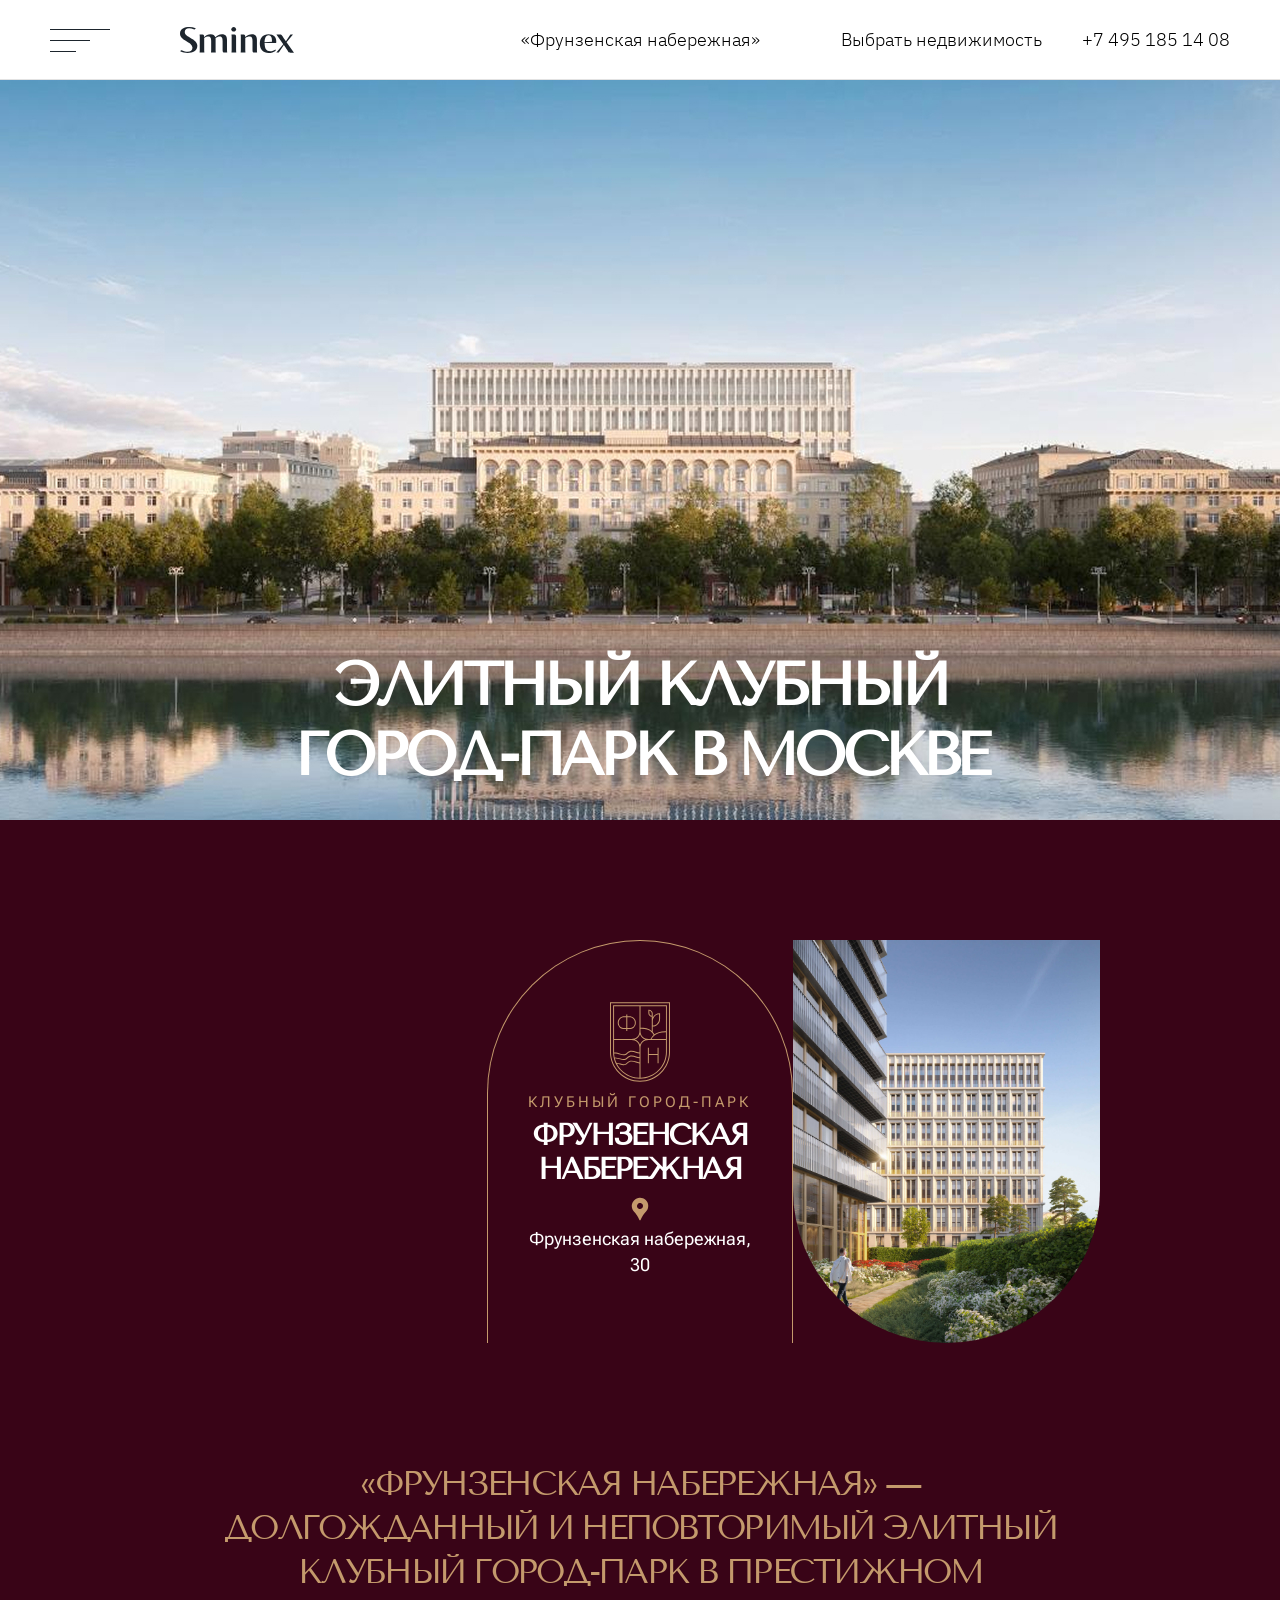
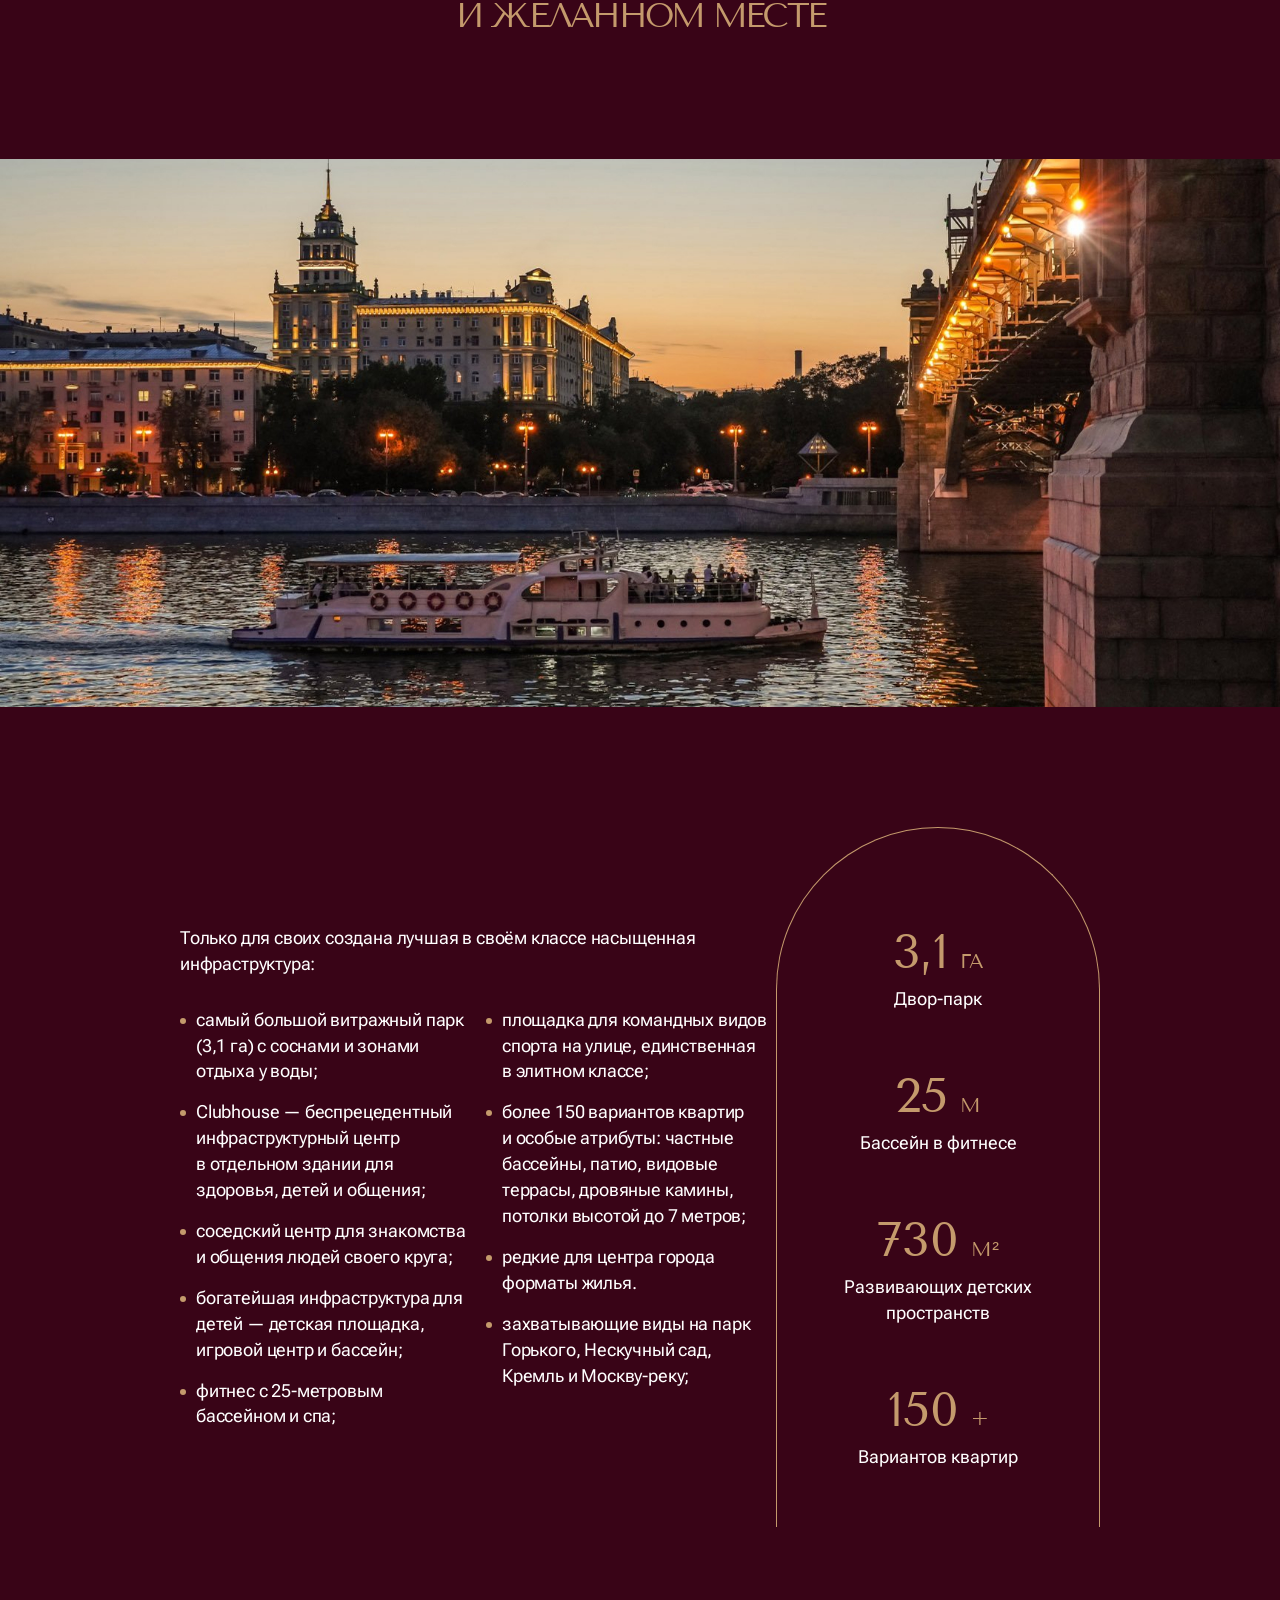
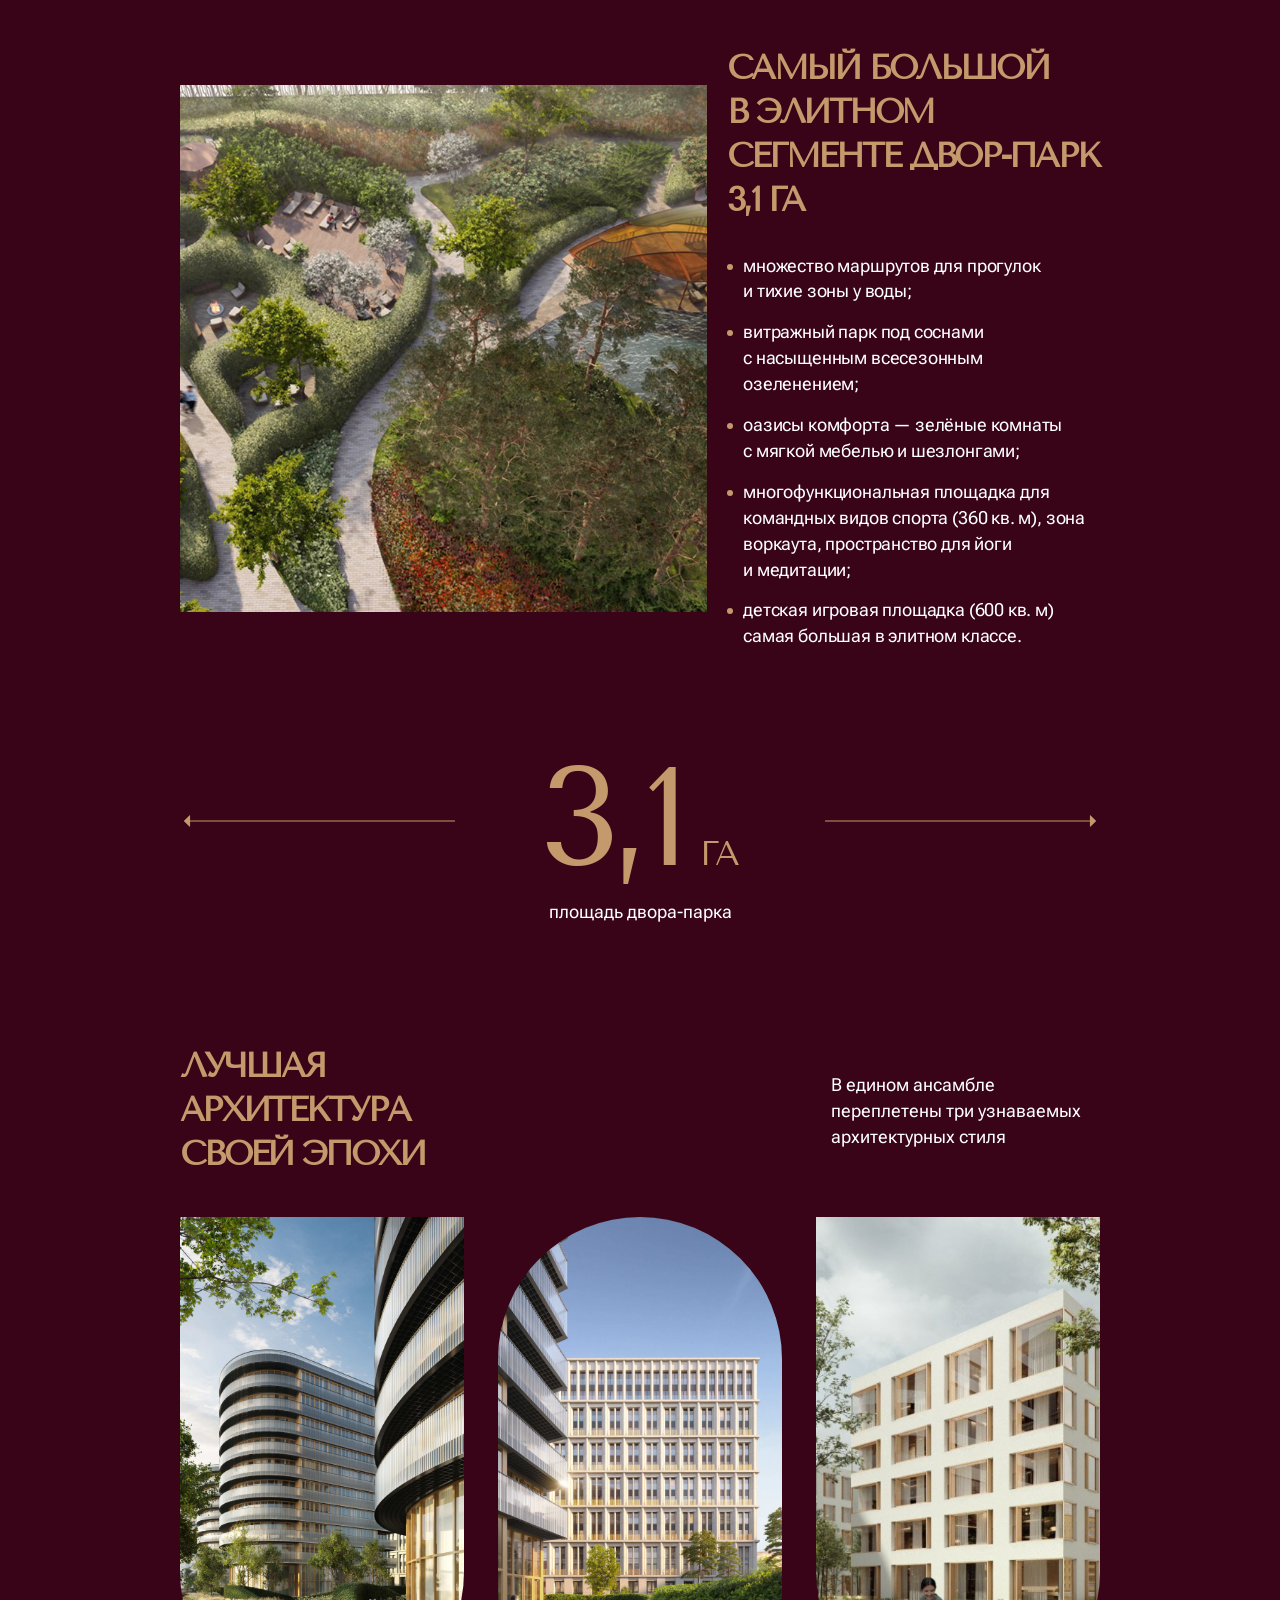
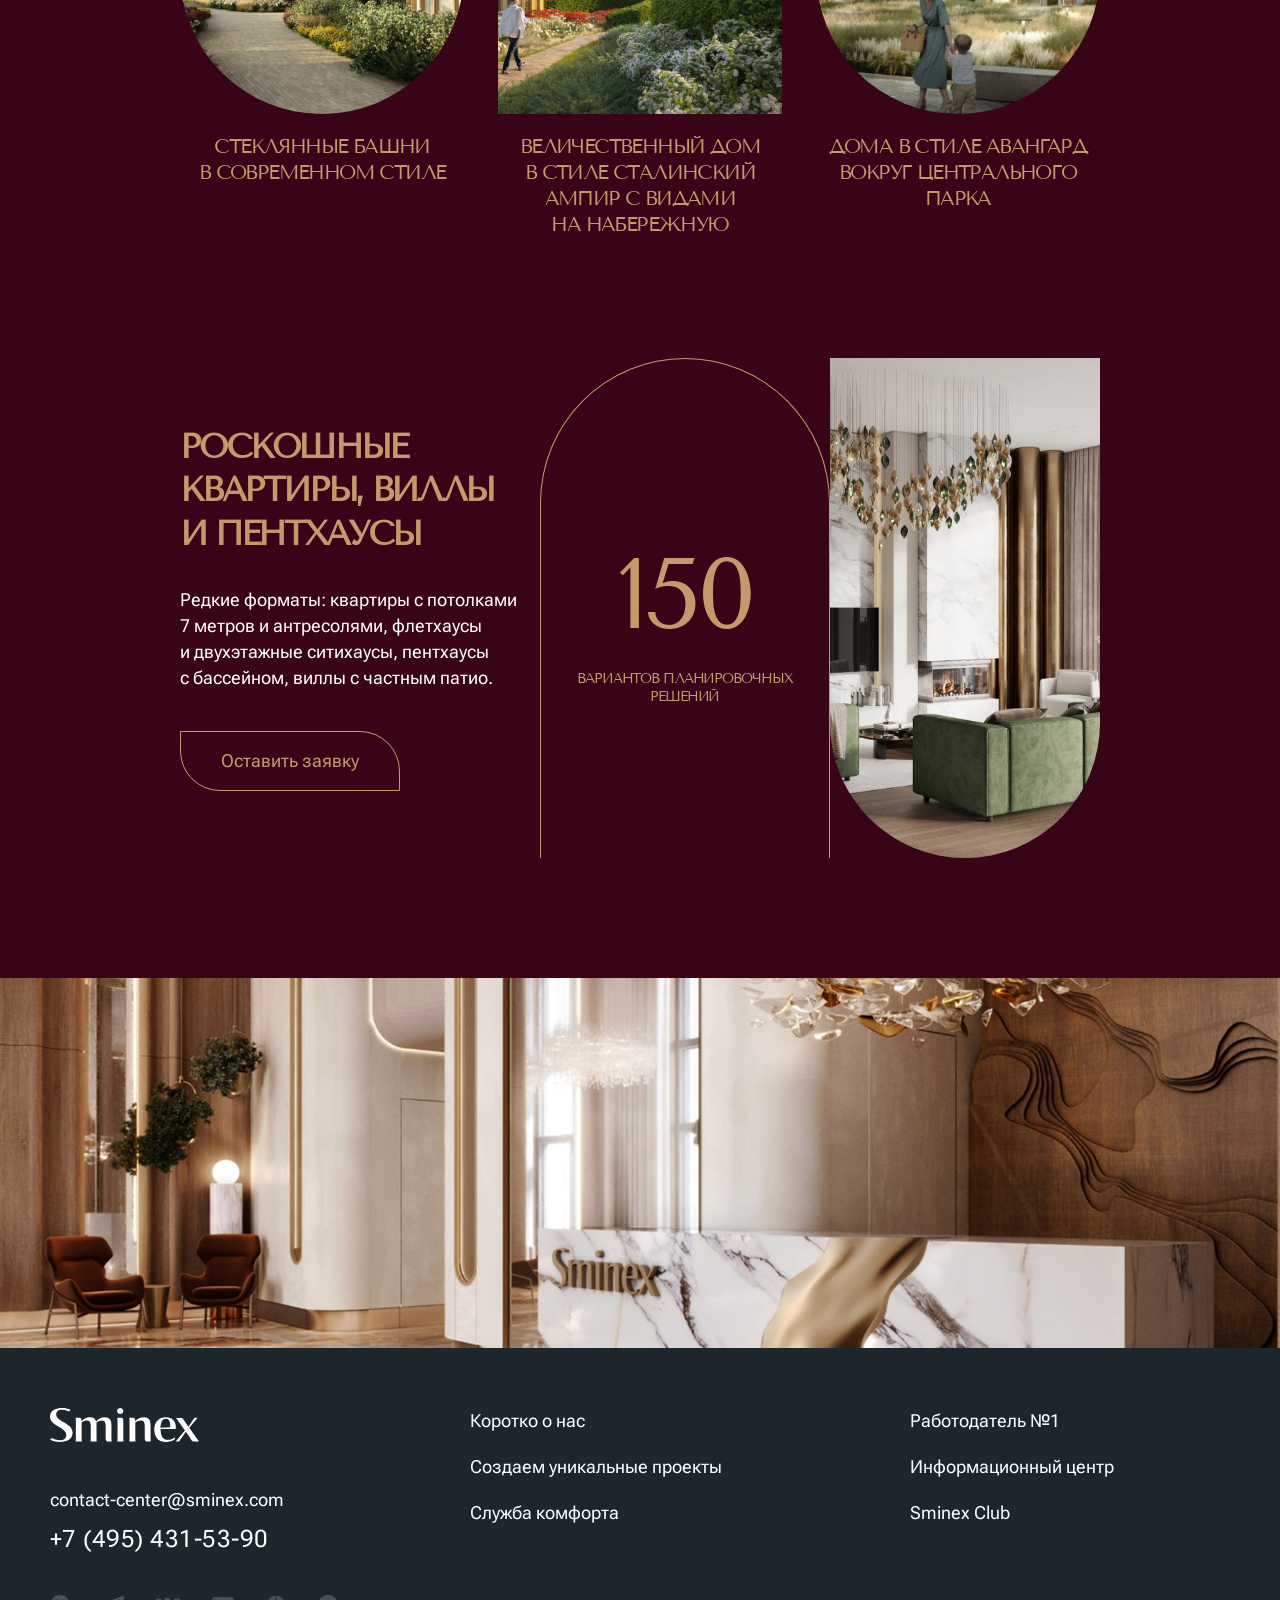
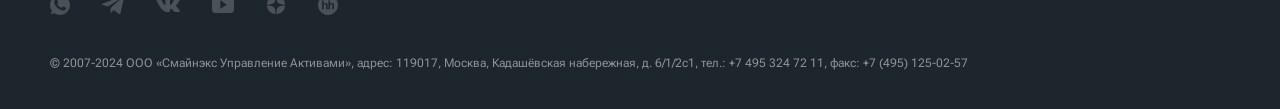
<file: index.html>
<!DOCTYPE html>
<html lang="ru">

<head>
  <meta charset="UTF-8">
  <meta name="viewport" content="width=device-width, initial-scale=1.0">
  <meta http-equiv="X-UA-Compatible" content="ie=edge">
  <link rel="stylesheet" href="css/style.css">
  <title>Фрунзенская набережная - Sminex - ИНТЕКО</title>
</head>

<body>
  <header class="header">
    <div class="container">
      <div class="header__content">
        <div class="header__left-col">
          <button class="header__menu" type="button" aria-label="Переключатель меню">
            <svg class="header__menu-icon" width="60" height="23" aria-hidden="true">
              <use xlink:href="images/sprite.svg#icon-menu"></use>
            </svg>
          </button>
          <a class="header__logo-link" href="#" aria-label="Переход на главную страницу">
            <svg class="header__logo" width="114" height="26" aria-hidden="true">
              <use xlink:href="images/sprite.svg#icon-header-logo"></use>
            </svg>
          </a>
        </div>
        <span class="header__page">«Фрунзенская набережная»</span>
        <div class="header__right-col">
          <a class="header__link" href="#">Выбрать недвижимость</a>
          <a class="header__phone" href="tel:+74951851408" aria-label="Позвонить в компанию">
            <span class="header__phone-text">+7 495 185 14 08</span>
            <svg class="header__phone-icon" width="24" height="24" aria-hidden="true">
              <use xlink:href="images/sprite.svg#icon-phone"></use>
            </svg>
          </a>
        </div>
      </div>
    </div>
  </header>
  <main>

    <section class="intro">
      <picture class="intro__picture">
        <source media="(max-width: 767px)"
          srcset="images/intro/intro-bg-mobile.jpg 1x, images/intro/intro-bg-mobile@2x.jpg 2x">
        <source media="(max-width: 1023px)"
          srcset="images/intro/intro-bg-tablet.jpg 1x, images/intro/intro-bg-tablet@2x.jpg 2x">
        <img class="intro__image" src="images/intro/intro-bg-desktop.jpg"
          srcset="images/intro/intro-bg-desktop@2x.jpg 2x" alt="Фото Фрунзенской Набережной">
      </picture>
      <h2 class="intro__title">Элитный клубный город-парк в&nbsp;москве</h2>
    </section>

    <section class="info-main">
      <div class="container">
        <div class="info-main__top">
          <picture class="info-main__picture">
            <source media="(max-width: 767px)"
              srcset="images/info-main/info-main-image-1-mobile.jpg 1x, images/info-main/info-main-image-1-mobile@2x.jpg 2x">
            <source media="(max-width: 1023px)"
              srcset="images/info-main/info-main-image-1-tablet.jpg 1x, images/info-main/info-main-image-1-tablet@2x.jpg 2x">
            <img class="info-main__image" src="images/info-main/info-main-image-1-desktop.jpg"
              srcset="images/info-main/info-main-image-1-desktop@2x.jpg 2x" width="456" height="600"
              alt="Фото Фрунзенской Набережной">
          </picture>
          <div class="info-main__text">
            <svg class="info-main__emblem" width="110" height="146" aria-hidden="true">
              <use xlink:href="images/sprite.svg#emblem"></use>
            </svg>
            <span class="info-main__text-small">клубный город-парк</span>
            <h1 class="info-main__title">ФРУНЗЕНСКАЯ НАБЕРЕЖНАЯ</h1>
            <svg class="info-main__location-icon" width="24" height="24" aria-hidden="true">
              <use xlink:href="images/sprite.svg#icon-location" aria-hidden="true"></use>
            </svg>
            <span class="info-main__location-text">Фрунзенская набережная, 30</span>
          </div>
          <div class="info-main__picture info-main__picture--desk">
            <img class="info-main__image" src="images/info-main/info-main-image-2-desktop.jpg"
              srcset="images/info-main/info-main-image-2-desktop@2x.jpg 2x" width="456" height="600"
              alt="Фото Фрунзенской Набережной">
          </div>
        </div>
        <p class="info-main__descr">&laquo;ФРУНЗЕНСКАЯ НАБЕРЕЖНАЯ&raquo; &mdash; <br>
          ДОЛГОЖДАННЫЙ И&nbsp;НЕПОВТОРИМЫЙ ЭЛИТНЫЙ<br>
          КЛУБНЫЙ ГОРОД-ПАРК В&nbsp;ПРЕСТИЖНОМ И&nbsp;ЖЕЛАННОМ МЕСТЕ</p>
      </div>
    </section>

    <div class="bridge">
      <picture class="bridge__picture">
        <source media="(max-width: 767px)"
          srcset="images/bridge/bridge-mobile.jpg 1x, images/bridge/bridge-mobile@2x.jpg 2x">
        <source media="(max-width: 1023px)"
          srcset="images/bridge/bridge-tablet.jpg 1x, images/bridge/bridge-tablet@2x.jpg 2x">
        <img class="bridge__image" src="images/bridge/bridge-desk.jpg" srcset="images/bridge/bridge-desk@2x.jpg 2x"
          alt="">
      </picture>
    </div>

    <section class="details">
      <div class="container details__container">
        <div class="details__main">
          <div class="details__wrapper">
            <p class="details__descr">Только для своих создана лучшая в&nbsp;своём классе насыщенная инфраструктура:</p>
            <ul class="details__list details__list--main">
              <li class="details__item">
                <p class="details__item-text">самый большой витражный парк (3,1&nbsp;га) с&nbsp;соснами и&nbsp;зонами
                  отдыха у&nbsp;воды;</p>
              </li>
              <li class="details__item">
                <p class="details__item-text">Clubhouse&nbsp;&mdash; беспрецедентный инфраструктурный центр
                  в&nbsp;отдельном здании для здоровья, детей и&nbsp;общения;</p>
              </li>
              <li class="details__item">
                <p class="details__item-text">соседский центр для знакомства и&nbsp;общения людей своего
                  круга;</p>
              </li>
              <li class="details__item">
                <p class="details__item-text">богатейшая инфраструктура для детей&nbsp;&mdash; детская площадка,
                  игровой центр и&nbsp;бассейн;</p>
              </li>
              <li class="details__item">
                <p class="details__item-text">фитнес с&nbsp;25-метровым бассейном и&nbsp;спа;</p>
              </li>
              <li class="details__item">
                <p class="details__item-text">площадка для командных видов спорта на&nbsp;улице, единственная
                  в&nbsp;элитном классе;</p>
              </li>
              <li class="details__item">
                <p class="details__item-text">более 150 вариантов квартир и&nbsp;особые атрибуты: частные бассейны,
                  патио, видовые террасы, дровяные камины, потолки высотой до&nbsp;7&nbsp;метров;</p>
              </li>
              <li class="details__item">
                <p class="details__item-text">редкие для центра города форматы жилья.</p>
              </li>
              <li class="details__item">
                <p class="details__item-text">захватывающие виды на&nbsp;парк Горького, Нескучный сад, Кремль
                  и&nbsp;Москву-реку;</p>
              </li>
            </ul>
          </div>
          <ul class="details__numbers-list">
            <li class="details__numbers-item details__numbers-item--dif">
              <span class="details__number">3,1<span class="details__unit">га</span></span>
              <p class="details__number-descr">Двор-парк</p>
            </li>
            <li class="details__numbers-item">
              <svg class="details__number-icon details__number-icon--top" width="40" height="40" aria-hidden="true">
                <use xlink:href="images/sprite.svg#icon-waves"></use>
              </svg>
              <span class="details__number">25<span class="details__unit">м</span></span>
              <p class="details__number-descr">Бассейн в&nbsp;фитнесе</p>
            </li>
            <li class="details__numbers-item">
              <span class="details__number">730<span class="details__unit">м&sup2;</span></span>
              <p class="details__number-descr">Развивающих детских пространств</p>
              <svg class="details__number-icon details__number-icon--bottom" width="40" height="40" aria-hidden="true">
                <use xlink:href="images/sprite.svg#icon-playground"></use>
              </svg>
            </li>
            <li class="details__numbers-item">
              <span class="details__number">150<span class="details__unit">+</span></span>
              <p class="details__number-descr">Вариантов квартир</p>
            </li>
          </ul>
        </div>
        <div class="details__park">
          <div class="details__park-top">
            <picture class="details__park-picture">
              <source media="(max-width: 767px)"
                srcset="images/details/details-image-mobile.jpg 1x, images/details/details-image-mobile@2x.jpg 2x">
              <source media="(max-width: 1023px)"
                srcset="images/details/details-image-tablet.jpg 1x, images/details/details-image-tablet@2x.jpg 2x">
              <img class="details__park-image" src="images/details/details-image-desk.jpg"
                srcset="images/details/details-image-desk@2x.jpg 2x" width="700" height="700"
                alt="Фотография двор-парка">
            </picture>
            <div class="details__park-descr">
              <h2 class="details__park-title">самый большой в&nbsp;элитном сегменте двор-парк 3,1&nbsp;га</h2>
              <ul class="details__list details__park-list">
                <li class="details__item details__park-item">
                  <p class="details__item-text details__park-item-text">множество маршрутов для прогулок и&nbsp;тихие
                    зоны у&nbsp;воды;</p>
                </li>
                <li class="details__item details__park-item">
                  <p class="details__item-text details__park-item-text">витражный парк под соснами с&nbsp;насыщенным
                    всесезонным
                    озеленением;
                  </p>
                </li>
                <li class="details__item details__park-item">
                  <p class="details__item-text details__park-item-text">оазисы комфорта&nbsp;&mdash; зелёные комнаты
                    с&nbsp;мягкой мебелью
                    и&nbsp;шезлонгами;</p>
                </li>
                <li class="details__item details__park-item">
                  <p class="details__item-text details__park-item-text">многофункциональная площадка для командных видов
                    спорта
                    (360&nbsp;кв.&nbsp;м), зона воркаута, пространство для йоги и&nbsp;медитации;</p>
                </li>
                <li class="details__item details__park-item">
                  <p class="details__item-text details__park-item-text">детская игровая площадка (600&nbsp;кв.&nbsp;м)
                    самая большая
                    в&nbsp;элитном классе.</p>
                </li>
              </ul>
            </div>
          </div>
          <div class="details__outro">
            <svg class="details__arrow details__arrow--left" width="8" height="12" aria-hidden="true">
              <use xlink:href="images/sprite.svg#arrow-left-2"></use>
            </svg>
            <span class="details__outro-number">3,1<span class="details__outro-unit">га</span></span>
            <p class="details__outro-descr">площадь двора-парка</p>
            <svg class="details__arrow details__arrow--right" width="8" height="12" aria-hidden="true">
              <use xlink:href="images/sprite.svg#arrow-right-2"></use>
            </svg>
          </div>
        </div>
      </div>
    </section>

    <section class="styles">
      <div class="container">
        <div class="styles__text-top">
          <h2 class="styles__title">лучшая архитектура своей эпохи</h2>
          <p class="styles__info">В&nbsp;едином ансамбле переплетены три узнаваемых архитектурных стиля</p>
        </div>
          <ul class="styles__list">
            <li class="styles__item">
              <picture class="styles__picture">
                <source media="(max-width: 767px)"
                  srcset="images/styles/styles-1-mobile.jpg 1x, images/styles/styles-1-mobile@2x.jpg 2x">
                <source media="(max-width: 1023px)"
                  srcset="images/styles/styles-1-tablet.jpg 1x, images/styles/styles-1-tablet@2x.jpg 2x">
                <img class="styles__image" src="images/styles/styles-1-desk.jpg"
                  srcset="images/styles/styles-1-desk@2x.jpg 2x" width="400" height="700" alt="Фото современного стиля">
              </picture>
              <p class="styles__descr">СТЕКЛЯННЫЕ БАШНИ В&nbsp;СОВРЕМЕННОМ СТИЛЕ</p>
            </li>
            <li class="styles__item">
              <picture class="styles__picture">
                <source media="(max-width: 767px)"
                  srcset="images/styles/styles-2-mobile.jpg 1x, images/styles/styles-2-mobile@2x.jpg 2x">
                <source media="(max-width: 1023px)"
                  srcset="images/styles/styles-2-tablet.jpg 1x, images/styles/styles-2-tablet@2x.jpg 2x">
                <img class="styles__image" src="images/styles/styles-2-desk.jpg"
                  srcset="images/styles/styles-2-desk@2x.jpg 2x" width="400" height="700"
                  alt="Фото стиля Сталинский Ампир">
              </picture>
              <p class="styles__descr">ВЕЛИЧЕСТВЕННЫЙ ДОМ В&nbsp;СТИЛЕ СТАЛИНСКИЙ АМПИР С&nbsp;ВИДАМИ НА&nbsp;НАБЕРЕЖНУЮ
              </p>
            </li>
            <li class="styles__item">
              <picture class="styles__picture">
                <source media="(max-width: 767px)"
                  srcset="images/styles/styles-3-mobile.jpg 1x, images/styles/styles-3-mobile@2x.jpg 2x">
                <source media="(max-width: 1023px)"
                  srcset="images/styles/styles-3-tablet.jpg 1x, images/styles/styles-3-tablet@2x.jpg 2x">
                <img class="styles__image" src="images/styles/styles-3-desk.jpg"
                  srcset="images/styles/styles-3-desk@2x.jpg 2x" width="400" height="700" alt="Фото стиля Авангард">
              </picture>
              <p class="styles__descr">ДОМА В&nbsp;СТИЛЕ АВАНГАРД ВОКРУГ ЦЕНТРАЛЬНОГО ПАРКА</p>
            </li>
          </ul>
      </div>
    </section>

    <section class="request">
      <div class="container request__container">
        <div class="request__left">
          <h2 class="request__title">роскошные квартиры, виллы и&nbsp;пентхаусы</h2>
          <p class="request__descr">Редкие форматы: квартиры с&nbsp;потолками 7&nbsp;метров и&nbsp;антресолями,
            флетхаусы и&nbsp;двухэтажные ситихаусы, пентхаусы с&nbsp;бассейном, виллы с&nbsp;частным патио.</p>
          <button class="request__btn">Оставить заявку</button>
        </div>
        <div class="request__right">
          <div class="request__info">
            <span class="request__number">150</span>
            <p class="request__text">ВАРИАНТОВ ПЛАНИРОВОЧНЫХ РЕШЕНИЙ</p>
          </div>
          <picture class="request__picture">
            <source media="(max-width: 767px)"
              srcset="images/request/request-mobile.jpg 1x, images/request/request-mobile@2x.jpg 2x">
            <source media="(max-width: 1023px)"
              srcset="images/request/request-tablet.jpg 1x, images/request/request-tablet@2x.jpg 2x">
            <img class="request__image" src="images/request/request-desk.jpg"
              srcset="images/request/request-desk@2x.jpg 2x" width="400" height="700" alt="Фото стиля Авангард">
          </picture>
        </div>
      </div>
    </section>

    <div class="outro">
      <picture class="outro__picture">
        <source media="(max-width: 767px)"
          srcset="images/outro/outro-mobile.jpg 1x, images/outro/outro-mobile@2x.jpg 2x">
        <source media="(max-width: 1023px)"
          srcset="images/outro/outro-tablet.jpg 1x, images/outro/outro-tablet@2x.jpg 2x">
        <img class="outro__image" src="images/outro/outro-desk.jpg" srcset="images/outro/outro-desk@2x.jpg 2x"
          alt="Фото Фрунзенской Набережной">
      </picture>
    </div>

  </main>
  <footer class="footer">
    <div class="container">
      <div class="footer__wrapper">
        <div class="footer__left">
          <a href="#" class="footer__logo-link" aria-label="Переход на главную страницу">
            <svg width="149" height="34" aria-hidden="true">
              <use xlink:href="images/sprite.svg#icon-header-logo"></use>
            </svg>
          </a>
          <div class="footer__contacts">
            <a class="footer__link" href="mailto:contact-center@sminex.com">contact-center@sminex.com</a>
            <a class="footer__phone" href="tel:+74954315390">+7 (495) 431-53-90</a>
          </div>
          <ul class="footer__social socials">
            <li class="socials__item">
              <a class="socials__link" href="#" aria-label="Ссылка на whatsapp">
                <svg width="20" height="20" aria-hidden="true">
                  <use xlink:href="images/sprite.svg#icon-whatsapp"></use>
                </svg>
              </a>
            </li>
            <li class="socials__item">
              <a class="socials__link" href="#" aria-label="Ссылка на Телеграм">
                <svg width="22" height="18" aria-hidden="true">
                  <use xlink:href="images/sprite.svg#icon-tg"></use>
                </svg>
              </a>
            </li>
            <li class="socials__item">
              <a class="socials__link" href="#" aria-label="Ссылка на ВКонтакте">
                <svg width="24" height="14" aria-hidden="true">
                  <use xlink:href="images/sprite.svg#icon-vk"></use>
                </svg>
              </a>
            </li>
            <li class="socials__item">
              <a class="socials__link" href="#" aria-label="Ссылка на youtube">
                <svg width="22" height="16" aria-hidden="true">
                  <use xlink:href="images/sprite.svg#icon-youtube"></use>
                </svg>
              </a>
            </li>
            <li class="socials__item">
              <a class="socials__link" href="#" aria-label="Ссылка на Дзен">
                <svg width="20" height="20" aria-hidden="true">
                  <use xlink:href="images/sprite.svg#icon-dzen"></use>
                </svg>
              </a>
            </li>
            <li class="socials__item">
              <a class="socials__link" href="#" aria-label="Ссылка на HH">
                <svg width="20" height="20" aria-hidden="true">
                  <use xlink:href="images/sprite.svg#icon-hh"></use>
                </svg>
              </a>
            </li>
          </ul>
        </div>
        <div class="footer__right">
          <ul class="footer__link-list">
            <li class="footer__link-item">
              <a class="footer__link" href="#">Коротко о нас</a>
            </li>
            <li class="footer__link-item">
              <a class="footer__link" href="#">Работодатель №1</a>
            </li>
            <li class="footer__link-item">
              <a class="footer__link" href="#">Создаем уникальные проекты</a>
            </li>
            <li class="footer__link-item">
              <a class="footer__link" href="#">Информационный центр</a>
            </li>
            <li class="footer__link-item">
              <a class="footer__link" href="#">Служба комфорта</a>
            </li>
            <li class="footer__link-item">
              <a class="footer__link" href="#">Sminex Club</a>
            </li>
          </ul>
        </div>
      </div>
      <p class="footer__copyright">&copy;&nbsp;2007-2024&nbsp;ООО &laquo;Смайнэкс Управление Активами&raquo;, адрес:
        119017, Москва, Кадашёвская набережная, д. 6/1/2с1, тел.:&nbsp;+7&nbsp;495&nbsp;324&nbsp;72&nbsp;11, факс:
        +7&nbsp;(495)&nbsp;125-02-57
      </p>
    </div>
  </footer>
</body>

</html>
</file>
<file: css/style.css>
/* Global */
/* ------------------------------------ */
/*! normalize.css v8.0.1 | MIT License | github.com/necolas/normalize.css */
/* Document
  ========================================================================== */
/**
 * 1. Correct the line height in all browsers.
 * 2. Prevent adjustments of font size after orientation changes in iOS.
 */
html {
  line-height: 1.15; /* 1 */
  -webkit-text-size-adjust: 100%; /* 2 */
}

/* Sections
  ========================================================================== */
/**
* Remove the margin in all browsers.
*/
body {
  margin: 0;
}

/**
* Render the `main` element consistently in IE.
*/
main {
  display: block;
}

/**
* Correct the font size and margin on `h1` elements within `section` and
* `article` contexts in Chrome, Firefox, and Safari.
*/
h1 {
  margin: 0.67em 0;
  font-size: 2em;
}

/* Grouping content
  ========================================================================== */
/**
* 1. Add the correct box sizing in Firefox.
* 2. Show the overflow in Edge and IE.
*/
hr {
  box-sizing: content-box; /* 1 */
  height: 0; /* 1 */
  overflow: visible; /* 2 */
}

/**
* 1. Correct the inheritance and scaling of font size in all browsers.
* 2. Correct the odd `em` font sizing in all browsers.
*/
pre {
  font-size: 1em; /* 2 */
  font-family: monospace, monospace; /* 1 */
}

/* Text-level semantics
  ========================================================================== */
/**
* Remove the gray background on active links in IE 10.
*/
a {
  background-color: transparent;
}

/**
* 1. Remove the bottom border in Chrome 57-
* 2. Add the correct text decoration in Chrome, Edge, IE, Opera, and Safari.
*/
abbr[title] {
  text-decoration: underline; /* 2 */
  -webkit-text-decoration: underline dotted;
          text-decoration: underline dotted; /* 2 */
  border-bottom: none; /* 1 */
}

/**
* Add the correct font weight in Chrome, Edge, and Safari.
*/
b,
strong {
  font-weight: bolder;
}

/**
* 1. Correct the inheritance and scaling of font size in all browsers.
* 2. Correct the odd `em` font sizing in all browsers.
*/
code,
kbd,
samp {
  font-size: 1em; /* 2 */
  font-family: monospace, monospace; /* 1 */
}

/**
* Add the correct font size in all browsers.
*/
small {
  font-size: 80%;
}

/**
* Prevent `sub` and `sup` elements from affecting the line height in
* all browsers.
*/
sub,
sup {
  position: relative;
  font-size: 75%;
  line-height: 0;
  vertical-align: baseline;
}

sub {
  bottom: -0.25em;
}

sup {
  top: -0.5em;
}

/* Embedded content
  ========================================================================== */
/**
* Remove the border on images inside links in IE 10.
*/
img {
  border-style: none;
}

/* Forms
  ========================================================================== */
/**
* 1. Change the font styles in all browsers.
* 2. Remove the margin in Firefox and Safari.
*/
button,
input,
optgroup,
select,
textarea {
  margin: 0; /* 2 */
  font-size: 100%; /* 1 */
  line-height: 1.15; /* 1 */
  font-family: inherit; /* 1 */
}

/**
* Show the overflow in IE.
* 1. Show the overflow in Edge.
*/
button,
input {
  /* 1 */
  overflow: visible;
}

/**
* Remove the inheritance of text transform in Edge, Firefox, and IE.
* 1. Remove the inheritance of text transform in Firefox.
*/
button,
select {
  /* 1 */
  text-transform: none;
}

/**
* Correct the inability to style clickable types in iOS and Safari.
*/
button,
[type=button],
[type=reset],
[type=submit] {
  -webkit-appearance: button;
}

/**
* Remove the inner border and padding in Firefox.
*/
button::-moz-focus-inner,
[type=button]::-moz-focus-inner,
[type=reset]::-moz-focus-inner,
[type=submit]::-moz-focus-inner {
  padding: 0;
  border-style: none;
}

/**
* Restore the focus styles unset by the previous rule.
*/
button:-moz-focusring,
[type=button]:-moz-focusring,
[type=reset]:-moz-focusring,
[type=submit]:-moz-focusring {
  outline: 1px dotted ButtonText;
}

/**
* Correct the padding in Firefox.
*/
fieldset {
  padding: 0.35em 0.75em 0.625em;
}

/**
* 1. Correct the text wrapping in Edge and IE.
* 2. Correct the color inheritance from `fieldset` elements in IE.
* 3. Remove the padding so developers are not caught out when they zero out
*    `fieldset` elements in all browsers.
*/
legend {
  display: table; /* 1 */
  box-sizing: border-box; /* 1 */
  max-width: 100%; /* 1 */
  padding: 0; /* 3 */
  color: inherit; /* 2 */
  white-space: normal; /* 1 */
}

/**
* Add the correct vertical alignment in Chrome, Firefox, and Opera.
*/
progress {
  vertical-align: baseline;
}

/**
* Remove the default vertical scrollbar in IE 10+.
*/
textarea {
  overflow: auto;
}

/**
* 1. Add the correct box sizing in IE 10.
* 2. Remove the padding in IE 10.
*/
[type=checkbox],
[type=radio] {
  box-sizing: border-box; /* 1 */
  padding: 0; /* 2 */
}

/**
* Correct the cursor style of increment and decrement buttons in Chrome.
*/
[type=number]::-webkit-inner-spin-button,
[type=number]::-webkit-outer-spin-button {
  height: auto;
}

/**
* 1. Correct the odd appearance in Chrome and Safari.
* 2. Correct the outline style in Safari.
*/
[type=search] {
  outline-offset: -2px; /* 2 */
  -webkit-appearance: textfield; /* 1 */
}

/**
* Remove the inner padding in Chrome and Safari on macOS.
*/
[type=search]::-webkit-search-decoration {
  -webkit-appearance: none;
}

/**
* 1. Correct the inability to style clickable types in iOS and Safari.
* 2. Change font properties to `inherit` in Safari.
*/
::-webkit-file-upload-button {
  font: inherit; /* 2 */
  -webkit-appearance: button; /* 1 */
}

/* Interactive
  ========================================================================== */
/*
* Add the correct display in Edge, IE 10+, and Firefox.
*/
details {
  display: block;
}

/*
* Add the correct display in all browsers.
*/
summary {
  display: list-item;
}

/* Misc
  ========================================================================== */
/**
* Add the correct display in IE 10+.
*/
template {
  display: none;
}

/**
* Add the correct display in IE 10.
*/
[hidden] {
  display: none;
}

@font-face {
  font-family: "Roboto Flex";
  src: url("../fonts/RobotoFlex-Regular.woff2") format("woff2"), url("../fonts/RobotoFlex-Regular.woff") format("woff");
  font-weight: 200;
  font-style: normal;
  font-display: swap;
}
@font-face {
  font-family: "Tenor Sans";
  src: url("../fonts/TenorSans.woff2") format("woff2"), url("../fonts/TenorSans.woff") format("woff");
  font-weight: 300;
  font-style: normal;
  font-display: swap;
}
@font-face {
  font-family: "IBM Plex Sans";
  src: url("../fonts/IBMPlexSans-ExtraLight.woff2") format("woff2"), url("/../fonts/IBMPlexSans-ExtraLight.woff") format("woff");
  font-weight: 200;
  font-style: normal;
  font-display: swap;
}
@font-face {
  font-family: "IBM Plex Sans";
  src: url("../fonts/IBMPlexSans-Light.woff2") format("woff2"), url("../fonts/IBMPlexSans-Light.woff") format("woff");
  font-weight: 300;
  font-style: normal;
  font-display: swap;
}
*,
*::after,
*::before {
  box-sizing: border-box;
}

body {
  background-color: #390417;
  color: #ffffff;
  font-weight: 300;
  display: flex;
  flex-direction: column;
  font-family: "Roboto Flex", "Arial", sans-serif;
  margin: 0;
  min-height: 100vh;
  padding: 0;
}

main {
  flex-grow: 1;
}

img {
  display: block;
  height: auto;
  max-width: 100%;
  -o-object-fit: cover;
     object-fit: cover;
}

a {
  color: #000000;
  text-decoration: none;
}

.container {
  max-width: 1728px;
  margin: 0 auto;
  padding: 0 180px;
}
@media (max-width: 1023px) {
  .container {
    max-width: 768px;
    padding: 0 20px;
  }
}
@media (max-width: 767px) {
  .container {
    max-width: 375px;
  }
}

.visually-hidden {
  position: absolute;
  width: 1px;
  height: 1px;
  margin: -1px;
  padding: 0;
  overflow: hidden;
  white-space: nowrap;
  border: 0;
  clip: rect(0 0 0 0);
  clip-path: inset(100%);
}

/* Blocks */
/* ------------------------------------ */
.header {
  padding: 20px 0 19px;
  border-bottom: 1px solid #e2e2e2;
  font-family: "IBM Plex Sans", "Arial", sans-serif;
  background-color: #ffffff;
}
@media (max-width: 1023px) {
  .header {
    padding: 18px 0 17px;
  }
}
.header .container {
  max-width: 1728px;
  padding: 0 50px;
}
@media (max-width: 1023px) {
  .header .container {
    padding: 0 20px;
  }
}
.header__content {
  position: relative;
  display: grid;
  align-items: center;
  grid-template-columns: 1fr auto 1fr;
  gap: 20px;
}
@media (max-width: 1023px) {
  .header__content {
    grid-template-columns: 1fr 1fr;
  }
}
.header__left-col {
  display: flex;
  align-items: center;
}
.header__menu {
  display: flex;
  width: 60px;
  height: 40px;
  background-color: transparent;
  padding: 0;
  border: none;
  color: #1d252d;
  align-items: center;
  justify-content: center;
  margin: 0 70px 0 0;
}
@media (max-width: 1023px) {
  .header__menu {
    width: 47px;
    height: 20px;
  }
}
@media (max-width: 767px) {
  .header__menu {
    margin: 0 69px 0 0;
  }
}
.header__menu svg {
  height: 23px;
  width: 60px;
}
@media (max-width: 1023px) {
  .header__menu svg {
    height: 18px;
    width: 47px;
  }
}
.header__logo-link {
  height: 26px;
  width: 114px;
  display: flex;
  color: #1d252d;
}
.header__logo-link:hover, .header__logo-link:focus-visible {
  opacity: 0.7;
}
@media (max-width: 1023px) {
  .header__logo-link {
    height: 24px;
    width: 105px;
  }
}
@media (max-width: 767px) {
  .header__logo-link {
    height: 20px;
    width: 88px;
  }
  .header__logo-link svg {
    height: 20px;
    width: 88px;
  }
}
.header__page {
  font-size: 18px;
  line-height: 26px;
  display: block;
  color: #000000;
}
@media (max-width: 1199px) {
  .header__page {
    font-size: 16px;
    line-height: 20px;
  }
}
@media (max-width: 1100px) {
  .header__page {
    font-size: 14px;
    line-height: 18px;
  }
}
@media (max-width: 1023px) {
  .header__page {
    display: none;
  }
}
.header__right-col {
  display: flex;
  align-items: center;
  justify-content: flex-end;
  gap: 40px;
  font-size: 18px;
  line-height: 22px;
}
@media (max-width: 1199px) {
  .header__right-col {
    font-size: 16px;
    line-height: 20px;
  }
}
@media (max-width: 1100px) {
  .header__right-col {
    font-size: 14px;
    line-height: 18px;
  }
}
@media (max-width: 1023px) {
  .header__right-col {
    gap: 20px;
    font-size: 14px;
  }
}
.header__link:hover, .header__link:focus-visible {
  text-decoration: underline;
}
@media (max-width: 767px) {
  .header__link {
    display: none;
  }
}
.header__phone {
  display: flex;
  align-items: center;
  justify-content: center;
}
.header__phone:hover, .header__phone:focus-visible {
  opacity: 0.7;
}
@media (max-width: 1023px) {
  .header__phone-text {
    display: none;
  }
}
.header__phone-icon {
  height: 24px;
  width: 24px;
  display: none;
}
@media (max-width: 1023px) {
  .header__phone-icon {
    display: flex;
  }
}

.socials {
  display: flex;
  padding: 0;
  margin: 0;
  list-style: none;
  align-items: center;
  gap: 32px;
}
@media (max-width: 1023px) {
  .socials {
    gap: 20px;
  }
}
@media (max-width: 767px) {
  .socials {
    gap: 30px;
  }
}
.socials__link {
  display: flex;
  align-items: center;
  justify-content: center;
  color: #4A5157;
}
.socials__link:hover, .socials__link:focus-visible {
  color: #D6D2C4;
}

.footer {
  background-color: #1d252d;
  padding: 60px 0 38px;
}
@media (max-width: 1023px) {
  .footer {
    padding: 40px 0;
  }
}
.footer .container {
  max-width: 1728px;
  padding: 0 50px;
}
@media (max-width: 1023px) {
  .footer .container {
    padding: 0 20px;
  }
}
.footer__wrapper {
  display: grid;
  grid-template-columns: 1fr 760px;
  gap: 50px;
  margin: 0 0 40px 0;
}
@media (max-width: 1250px) {
  .footer__wrapper {
    grid-template-columns: 1fr auto;
  }
}
@media (max-width: 1023px) {
  .footer__wrapper {
    gap: 30px;
    grid-template-columns: 1fr 470px;
  }
}
@media (max-width: 767px) {
  .footer__wrapper {
    gap: 40px;
    grid-template-columns: 1fr;
  }
}
.footer__left {
  display: flex;
  flex-direction: column;
  align-items: flex-start;
}
@media (max-width: 767px) {
  .footer__left {
    align-items: center;
  }
}
.footer__logo-link {
  color: #ffffff;
  margin: 0 0 40px;
}
.footer__logo-link:hover, .footer__logo-link:focus-visible {
  opacity: 0.7;
}
@media (max-width: 767px) {
  .footer__logo-link {
    margin: 0 0 30px;
  }
}
.footer__logo-link svg {
  height: 34px;
  width: 149px;
}
@media (max-width: 1023px) {
  .footer__logo-link svg {
    height: 24px;
    width: 105px;
  }
}
@media (max-width: 767px) {
  .footer__logo-link svg {
    height: 20px;
    width: 88px;
  }
}
.footer__contacts {
  display: flex;
  flex-direction: column;
  gap: 10px;
  margin: 0 0 40px;
}
@media (max-width: 767px) {
  .footer__contacts {
    margin: 0 0 30px;
  }
}
.footer__link {
  font-size: 18px;
  line-height: 26px;
  color: #ffffff;
  display: flex;
}
.footer__link:hover, .footer__link:focus-visible {
  opacity: 0.7;
}
@media (max-width: 1023px) {
  .footer__link {
    font-size: 14px;
    line-height: 20px;
  }
}
.footer__phone {
  color: #ffffff;
  font-size: 24px;
  line-height: 32px;
  letter-spacing: 0.02em;
}
.footer__phone:hover, .footer__phone:focus-visible {
  opacity: 0.7;
}
@media (max-width: 1023px) {
  .footer__phone {
    font-size: 20px;
    line-height: 24px;
    letter-spacing: -0.02em;
  }
}
@media (max-width: 767px) {
  .footer__phone {
    line-height: 22px;
  }
}
.footer__right {
  display: flex;
  flex-direction: column;
}
.footer__link-list {
  display: grid;
  grid-template-columns: 320px 320px;
  margin: 0 0 20px;
  padding: 0;
  list-style: none;
  gap: 20px 120px;
  justify-content: end;
}
@media (max-width: 1250px) {
  .footer__link-list {
    gap: 20px 50px;
    grid-template-columns: max-content max-content;
  }
}
@media (max-width: 1023px) {
  .footer__link-list {
    grid-template-columns: 220px 220px;
    gap: 15px 30px;
  }
}
@media (max-width: 767px) {
  .footer__link-list {
    grid-template-columns: 1fr;
    gap: 15px;
    margin: 0;
  }
}
@media (max-width: 767px) {
  .footer__link-item {
    display: flex;
    justify-content: center;
  }
}
.footer__copyright {
  margin: auto 0 0 0;
  color: rgba(255, 255, 255, 0.5);
  font-size: 12px;
  line-height: 16px;
}
@media (max-width: 1023px) {
  .footer__copyright {
    font-size: 10px;
    line-height: 14px;
    max-width: 470px;
  }
}
@media (max-width: 767px) {
  .footer__copyright {
    text-align: center;
    max-width: unset;
  }
}

.intro {
  position: relative;
  width: 100%;
  width: 100%;
  height: 740px;
  overflow: hidden;
}
@media (max-width: 1023px) {
  .intro {
    height: 460px;
  }
}
@media (max-width: 767px) {
  .intro {
    height: 300px;
  }
}
.intro__picture {
  position: absolute;
  top: 0;
  left: 0;
  width: 100%;
  height: 100%;
  z-index: 1;
}
.intro__image {
  width: 100%;
  height: 100%;
  -o-object-fit: cover;
     object-fit: cover;
  display: block;
}
.intro__title {
  width: 800px;
  position: absolute;
  left: 50%;
  bottom: 30px;
  transform: translateX(-50%);
  margin: 0;
  font-family: "Tenor Sans", "Arial", sans-serif;
  font-size: 60px;
  line-height: 117%;
  letter-spacing: -0.08em;
  text-transform: uppercase;
  text-align: center;
  color: #ffffff;
  z-index: 2;
}
@media (max-width: 1023px) {
  .intro__title {
    width: 520px;
    font-size: 40px;
    line-height: 115%;
  }
}
@media (max-width: 767px) {
  .intro__title {
    font-size: 28px;
    line-height: 129%;
    width: 360px;
    position: absolute;
    bottom: -92px;
  }
}

.info-main {
  padding: 120px 0;
}
@media (max-width: 1023px) {
  .info-main {
    padding: 80px 0;
  }
}
@media (max-width: 767px) {
  .info-main {
    padding-top: 152px;
    padding-bottom: 60px;
  }
}
.info-main__top {
  display: grid;
  grid-template-columns: repeat(3, 1fr);
  margin: 0 0 120px 0;
}
@media (max-width: 1023px) {
  .info-main__top {
    grid-template-columns: repeat(2, 266px);
    justify-content: center;
    margin: 0 0 80px 0;
  }
}
@media (max-width: 767px) {
  .info-main__top {
    display: flex;
    flex-direction: column;
    align-items: center;
    margin: 0 0 60px 0;
  }
}
.info-main__picture {
  border-radius: 0 0 600px 600px;
  overflow: hidden;
}
@media (max-width: 1023px) {
  .info-main__picture--desk {
    display: none;
  }
}
@media (max-width: 1023px) {
  .info-main__image {
    width: 266px;
    height: 350px;
  }
}
@media (max-width: 767px) {
  .info-main__image {
    width: 220px;
    height: 290px;
  }
}
.info-main__text {
  border-left: 1px solid #c49a6c;
  border-right: 1px solid #c49a6c;
  border-top: 1px solid #c49a6c;
  border-radius: 600px 600px 0 0;
  display: flex;
  flex-direction: column;
  align-items: center;
  padding: 19.7826086957% 10.0529100529%;
}
@media (max-width: 1023px) {
  .info-main__text {
    padding: 38px 13px;
  }
}
@media (max-width: 767px) {
  .info-main__text {
    width: 220px;
    padding: 24px 10px;
  }
}
.info-main__emblem {
  margin: 0 0 30px 0;
}
@media (max-width: 1440px) {
  .info-main__emblem {
    margin: 0 0 10px 0;
    width: 60px;
    height: 80px;
  }
}
@media (max-width: 1023px) {
  .info-main__emblem {
    width: 70px;
    height: 94px;
    margin: 0 0 20px 0;
  }
}
@media (max-width: 767px) {
  .info-main__emblem {
    width: 60px;
    height: 80px;
  }
}
.info-main__text-small {
  font-size: 18px;
  line-height: 144%;
  letter-spacing: 0.2em;
  text-transform: uppercase;
  color: #c49a6c;
  margin: 0 0 10px 0;
  text-align: center;
}
@media (max-width: 1440px) {
  .info-main__text-small {
    font-size: 15px;
    margin: 0 0 5px 0;
  }
}
@media (max-width: 1023px) {
  .info-main__text-small {
    font-size: 14px;
    line-height: 143%;
    margin: 0 0 5px 0;
  }
}
@media (max-width: 767px) {
  .info-main__text-small {
    font-size: 10px;
    line-height: 140%;
    margin: 0 0 10px 0;
    letter-spacing: 0.19em;
  }
}
.info-main__title {
  font-family: "Tenor Sans", "Arial", sans-serif;
  font-size: 44px;
  line-height: 114%;
  letter-spacing: -0.08em;
  text-transform: uppercase;
  color: #ffffff;
  margin: 0 0 40px 0;
  text-align: center;
}
@media (max-width: 1440px) {
  .info-main__title {
    font-size: 30px;
    margin: 0 0 10px 0;
  }
}
@media (max-width: 1023px) {
  .info-main__title {
    font-size: 28px;
    margin: 0 0 20px 0;
  }
}
@media (max-width: 767px) {
  .info-main__title {
    font-size: 24px;
    line-height: 117%;
    margin: 0 0 15px 0;
  }
}
.info-main__location-icon {
  margin: 0 0 15px 0;
}
@media (max-width: 1440px) {
  .info-main__location-icon {
    margin: 0 0 5px 0;
  }
}
@media (max-width: 1023px) {
  .info-main__location-icon {
    width: 20px;
    height: 20px;
    margin: 0 0 10px 0;
  }
}
@media (max-width: 767px) {
  .info-main__location-icon {
    margin: 0 0 5px 0;
  }
}
.info-main__location-text {
  font-size: 18px;
  line-height: 144%;
  color: #ffffff;
  text-align: center;
}
@media (max-width: 1023px) {
  .info-main__location-text {
    font-size: 14px;
    line-height: 143%;
  }
}
.info-main__descr {
  font-family: "Tenor Sans", "Arial", sans-serif;
  font-size: 34px;
  line-height: 129%;
  letter-spacing: -0.08em;
  text-transform: uppercase;
  text-align: center;
  color: #c49a6c;
  margin: 0;
}
@media (max-width: 1023px) {
  .info-main__descr {
    font-size: 24px;
    line-height: 125%;
  }
}
@media (max-width: 767px) {
  .info-main__descr {
    font-size: 20px;
    line-height: 120%;
  }
}

.bridge {
  width: 100%;
}
.bridge__image {
  width: 100%;
}

.details {
  padding: 120px 0;
}
@media (max-width: 1023px) {
  .details {
    padding: 80px 0;
  }
}
@media (max-width: 767px) {
  .details {
    padding: 60px 0;
  }
}
.details__main {
  display: flex;
  justify-content: space-between;
  padding: 0 0 120px 0;
}
@media (max-width: 1023px) {
  .details__main {
    flex-direction: column;
    justify-content: flex-start;
    gap: 80px;
    padding: 0 0 80px 0;
  }
}
@media (max-width: 767px) {
  .details__main {
    align-items: center;
    gap: 60px;
    padding: 0 0 60px 0;
  }
}
.details__wrapper {
  width: 800px;
  display: flex;
  flex-direction: column;
  justify-content: center;
}
@media (max-width: 1023px) {
  .details__wrapper {
    width: 728px;
  }
}
@media (max-width: 767px) {
  .details__wrapper {
    width: 100%;
  }
}
.details__descr {
  font-size: 18px;
  line-height: 144%;
  color: #ffffff;
  margin: 0 0 30px 0;
  letter-spacing: -0.01em;
}
@media (max-width: 1023px) {
  .details__descr {
    font-size: 14px;
    line-height: 143%;
    margin: 0 0 20px 0;
  }
}
@media (max-width: 767px) {
  .details__descr {
    margin: 0 0 15px 0;
    letter-spacing: 0;
  }
}
.details__list {
  padding: 0;
  margin: 0;
  color: #ffffff;
  list-style-type: none;
}
.details__list--main {
  -moz-column-count: 2;
       column-count: 2;
}
@media (max-width: 767px) {
  .details__list--main {
    -moz-column-count: 1;
         column-count: 1;
  }
}
.details__list--main .details__item {
  margin: 0 0 15px 0;
}
@media (max-width: 1023px) {
  .details__list--main .details__item {
    margin: 0 0 10px 0;
  }
}
@media (max-width: 767px) {
  .details__list--main .details__item {
    max-width: 320px;
    margin: 0;
  }
}
@media (max-width: 767px) {
  .details__list--main .details__item:not(:last-child) {
    margin: 0 0 10px 0;
  }
}
.details__item {
  position: relative;
  padding: 0 0 0 16px;
}
@media (max-width: 1023px) {
  .details__item {
    padding: 0 0 0 14px;
    width: 320px;
  }
}
.details__item::before {
  content: "";
  position: absolute;
  width: 6px;
  height: 6px;
  top: 11px;
  left: 0;
  border-radius: 100%;
  background-color: #c49a6c;
}
@media (max-width: 1023px) {
  .details__item::before {
    top: 7px;
  }
}
.details__item-text {
  font-size: 18px;
  line-height: 144%;
  margin: 0;
  letter-spacing: -0.01em;
}
@media (max-width: 1023px) {
  .details__item-text {
    font-size: 14px;
    line-height: 143%;
    letter-spacing: 0;
  }
}
.details__numbers-list {
  border-left: 1px solid #c49a6c;
  border-right: 1px solid #c49a6c;
  border-top: 1px solid #c49a6c;
  border-radius: 600px 600px 0 0;
  list-style-type: none;
  margin: 0;
  padding: 0;
  width: 400px;
  height: 700px;
  padding: 100px 50px 50px 50px;
  display: flex;
  flex-direction: column;
  align-items: center;
  gap: 60px;
}
@media (max-width: 1023px) {
  .details__numbers-list {
    border: none;
    display: grid;
    grid-template-columns: repeat(4, 150px);
    gap: 40px;
    padding: 0 4px;
    width: 100%;
    height: unset;
  }
}
@media (max-width: 767px) {
  .details__numbers-list {
    display: grid;
    grid-template-columns: repeat(2, 120px);
    gap: 20px 40px;
    width: unset;
  }
}
.details__numbers-item {
  display: flex;
  flex-direction: column;
  gap: 10px;
  max-width: 210px;
}
@media (max-width: 1023px) {
  .details__numbers-item {
    min-height: 150px;
  }
  .details__numbers-item:nth-child(even) {
    justify-content: flex-end;
  }
}
@media (max-width: 767px) {
  .details__numbers-item {
    min-height: unset;
    height: 100%;
  }
  .details__numbers-item:nth-child(even) {
    justify-content: flex-start;
  }
  .details__numbers-item {
    gap: 0;
  }
}
@media (max-width: 767px) {
  .details__numbers-item--dif {
    padding-top: 50px;
  }
}
.details__number {
  text-align: center;
  font-family: "Tenor Sans", "Arial", sans-serif;
  font-size: 48px;
  line-height: 100%;
  text-transform: uppercase;
  text-align: center;
  color: #c49a6c;
}
@media (max-width: 1023px) {
  .details__number {
    font-size: 40px;
  }
}
@media (max-width: 767px) {
  .details__number {
    font-size: 28px;
    line-height: 129%;
  }
}
.details__unit {
  font-size: 20px;
  line-height: 120%;
  margin: 0 0 0 12px;
}
@media (max-width: 1023px) {
  .details__unit {
    font-size: 14px;
    line-height: 129%;
    margin: 0 0 0 5px;
  }
}
.details__number-icon {
  display: none;
}
@media (max-width: 1023px) {
  .details__number-icon {
    display: block;
    align-self: center;
  }
  .details__number-icon--top {
    margin: 0 0 10px 0;
  }
  .details__number-icon--bottom {
    margin: 10px 0 0 0;
  }
}
.details__number-descr {
  text-align: center;
  margin: 0;
  font-size: 18px;
  line-height: 144%;
  color: #ffffff;
}
@media (max-width: 1023px) {
  .details__number-descr {
    font-size: 14px;
    line-height: 143%;
  }
}
.details__park-top {
  display: flex;
  justify-content: space-between;
  align-items: center;
  margin: 0 0 120px 0;
}
@media (max-width: 1023px) {
  .details__park-top {
    margin: 0 0 80px 0;
  }
}
@media (max-width: 767px) {
  .details__park-top {
    flex-direction: column;
    justify-content: flex-start;
    margin: 0 0 60px 0;
  }
}
.details__park-picture {
  margin: 0 20px 0 0;
}
@media (max-width: 1023px) {
  .details__park-picture {
    margin: 0;
  }
}
@media (max-width: 1023px) {
  .details__park-image {
    width: 340px;
    height: 340px;
  }
}
@media (max-width: 767px) {
  .details__park-image {
    width: 335px;
    height: 335px;
    margin: 0 0 41px 0;
  }
}
.details__park-descr {
  width: 495px;
}
@media (max-width: 1023px) {
  .details__park-descr {
    width: 340px;
  }
}
@media (max-width: 767px) {
  .details__park-descr {
    padding: 0 0 0 3px;
  }
}
.details__park-title {
  font-family: "Tenor Sans", "Arial", sans-serif;
  font-size: 34px;
  line-height: 129%;
  letter-spacing: -0.08em;
  text-transform: uppercase;
  color: #c49a6c;
  margin: 0 0 30px 0;
}
@media (max-width: 1023px) {
  .details__park-title {
    font-size: 24px;
    line-height: 125%;
    margin: 0 0 20px 0;
  }
}
@media (max-width: 767px) {
  .details__park-title {
    font-size: 20px;
    line-height: 120%;
    margin: 0 0 15px 0;
  }
}
.details__park-item:not(:last-child) {
  margin: 0 0 15px 0;
}
@media (max-width: 1023px) {
  .details__park-item:not(:last-child) {
    margin: 0 0 10px 0;
  }
}
.details__park-item-text {
  margin: 0;
}
.details__outro {
  display: flex;
  flex-direction: column;
  align-items: center;
  position: relative;
}
.details__outro::before {
  content: "";
  position: absolute;
  top: 33%;
  transform: translateY(-50%);
  left: 0.5%;
  width: 99%;
  height: 1px;
  background-color: #c49a6c;
  z-index: -1;
}
@media (max-width: 1023px) {
  .details__outro::before {
    top: 31%;
  }
}
@media (max-width: 767px) {
  .details__outro::before {
    top: 27%;
    left: 2%;
    width: 96%;
  }
}
.details__outro-number {
  font-family: "Tenor Sans", "Arial", sans-serif;
  font-size: 140px;
  line-height: 71%;
  letter-spacing: -0.04em;
  text-transform: uppercase;
  text-align: center;
  color: #c49a6c;
  margin: 0 0 22px 0;
  padding: 0 85px;
  background-color: #390417;
}
@media (max-width: 1023px) {
  .details__outro-number {
    font-size: 90px;
    line-height: 78%;
    display: flex;
    align-items: center;
    gap: 10px;
    margin: 0 0 20px 0;
    padding: 0 46px;
  }
}
@media (max-width: 767px) {
  .details__outro-number {
    font-size: 70px;
    line-height: 71%;
    align-items: flex-end;
    padding: 0 28px;
  }
}
.details__outro-unit {
  font-size: 34px;
  line-height: 129%;
  letter-spacing: 0;
  margin: 0 0 0 15px;
}
@media (max-width: 1023px) {
  .details__outro-unit {
    font-size: 14px;
    line-height: 129%;
    margin: 0;
  }
}
.details__outro-descr {
  margin: 0;
  font-size: 18px;
  line-height: 144%;
  color: #ffffff;
}
@media (max-width: 1023px) {
  .details__outro-descr {
    font-size: 14px;
    line-height: 143%;
  }
}
.details__arrow {
  position: absolute;
  top: 33%;
  transform: translateY(-50%);
  display: flex;
}
@media (max-width: 1023px) {
  .details__arrow {
    top: 31%;
    width: 6px;
    height: 10px;
  }
}
@media (max-width: 767px) {
  .details__arrow {
    top: 27%;
  }
}
.details__arrow--left {
  left: 3px;
}
.details__arrow--right {
  right: 3px;
}

.styles {
  padding: 0 0 120px 0;
}
@media (max-width: 1023px) {
  .styles {
    padding: 0 0 80px 0;
  }
}
@media (max-width: 767px) {
  .styles {
    padding: 0 0 60px 0;
  }
}
.styles__text-top {
  display: flex;
  justify-content: space-between;
  margin: 0 0 40px 0;
}
@media (max-width: 1023px) {
  .styles__text-top {
    margin: 0 0 20px 0;
  }
}
@media (max-width: 767px) {
  .styles__text-top {
    flex-direction: column;
    justify-content: flex-start;
    align-items: center;
    margin: 0 0 40px 0;
  }
}
.styles__title {
  margin: 0;
  width: 29.2397660819%;
  font-family: "Tenor Sans", "Arial", sans-serif;
  font-size: 34px;
  line-height: 129%;
  letter-spacing: -0.08em;
  text-transform: uppercase;
  color: #c49a6c;
}
@media (max-width: 1023px) {
  .styles__title {
    font-size: 24px;
    line-height: 125%;
    width: 230px;
  }
}
@media (max-width: 767px) {
  .styles__title {
    font-size: 20px;
    line-height: 120%;
    width: 295px;
    text-align: center;
    margin: 0 0 15px 0;
  }
}
.styles__info {
  width: 29.2397660819%;
  margin: 0;
  font-size: 18px;
  line-height: 144%;
  color: #ffffff;
  display: flex;
  align-items: center;
}
@media (max-width: 1023px) {
  .styles__info {
    font-size: 14px;
    line-height: 143%;
    width: 230px;
  }
}
@media (max-width: 767px) {
  .styles__info {
    width: 295px;
    text-align: center;
  }
}
.styles__list {
  list-style-type: none;
  margin: 0;
  padding: 0;
  display: grid;
  grid-template-columns: repeat(3, 1fr);
  gap: 6.1403508772%;
}
@media (max-width: 1440px) {
  .styles__list {
    gap: 3.6549707602%;
  }
}
@media (max-width: 1023px) {
  .styles__list {
    gap: 19px;
  }
}
@media (max-width: 767px) {
  .styles__list {
    overflow: auto;
    width: calc(100% + 40px);
    gap: 10px;
    margin: 0 -20px;
    padding-left: 20px;
  }
}
.styles__item {
  display: flex;
  flex-direction: column;
}
@media (max-width: 767px) {
  .styles__item {
    width: 160px;
  }
}
.styles__picture {
  border-radius: 0 0 600px 600px;
  overflow: hidden;
  margin: 0 0 20px 0;
}
.styles__image {
  min-height: 430px;
}
@media (max-width: 1023px) {
  .styles__image {
    min-height: unset;
    width: 230px;
    height: 410px;
  }
}
@media (max-width: 767px) {
  .styles__image {
    width: 160px;
    height: 285px;
  }
}
.styles__item:nth-child(even) .styles__picture {
  border-radius: 600px 600px 0 0;
}
.styles__descr {
  font-family: "Tenor Sans", "Arial", sans-serif;
  font-size: 20px;
  line-height: 130%;
  letter-spacing: -0.08em;
  text-transform: uppercase;
  text-align: center;
  color: #c49a6c;
  margin: 0;
}
@media (max-width: 1023px) {
  .styles__descr {
    font-size: 14px;
    line-height: 129%;
  }
}
@media (max-width: 767px) {
  .styles__descr {
    font-size: 12px;
    line-height: 133%;
  }
}

.request {
  padding: 0 0 120px 0;
}
@media (max-width: 1023px) {
  .request {
    padding: 0 0 80px 0;
  }
}
@media (max-width: 767px) {
  .request {
    padding: 0 0 60px 0;
  }
}
.request__container {
  display: flex;
  justify-content: space-between;
}
@media (max-width: 1023px) {
  .request__container {
    flex-direction: column;
    justify-content: flex-start;
    align-items: center;
    gap: 40px;
  }
}
.request__left {
  width: 485px;
  display: flex;
  flex-direction: column;
  justify-content: center;
  margin: 0 20px 0 0;
}
@media (max-width: 1023px) {
  .request__left {
    margin: 0;
    width: 350px;
  }
}
@media (max-width: 767px) {
  .request__left {
    align-items: center;
  }
}
.request__title {
  font-family: "Tenor Sans", "Arial", sans-serif;
  font-size: 34px;
  line-height: 129%;
  letter-spacing: -0.08em;
  text-transform: uppercase;
  color: #c49a6c;
  margin: 0 0 30px 0;
}
@media (max-width: 1023px) {
  .request__title {
    font-size: 24px;
    line-height: 125%;
    margin: 0 0 20px 0;
    text-align: center;
  }
}
@media (max-width: 767px) {
  .request__title {
    font-size: 20px;
    line-height: 120%;
    width: 295px;
    margin: 0 0 15px 0;
  }
}
.request__descr {
  font-size: 18px;
  line-height: 144%;
  color: #ffffff;
  margin: 0 0 40px 0;
}
@media (max-width: 1023px) {
  .request__descr {
    font-size: 14px;
    line-height: 143%;
    margin: 0 0 20px 0;
    text-align: center;
  }
}
@media (max-width: 767px) {
  .request__descr {
    width: 295px;
  }
}
.request__btn {
  font-size: 18px;
  line-height: 144%;
  color: #c49a6c;
  padding: 16px 40px;
  border: 1px solid #c49a6c;
  border-radius: 0 40px;
  background-color: transparent;
  align-self: flex-start;
  cursor: pointer;
  outline: none;
}
@media (max-width: 1023px) {
  .request__btn {
    font-size: 14px;
    line-height: 143%;
    padding: 13px 36px;
    align-self: center;
  }
}
.request__btn:hover {
  color: #390417;
  background-color: #c49a6c;
}
.request__btn:focus-visible {
  color: #390417;
  background-color: #c49a6c;
}
.request__right {
  display: flex;
}
.request__info {
  border-left: 1px solid #c49a6c;
  border-right: 1px solid #c49a6c;
  border-top: 1px solid #c49a6c;
  border-radius: 600px 600px 0 0;
  width: 400px;
  height: 700px;
  padding: 241px 60px 70px;
  display: flex;
  flex-direction: column;
  align-items: center;
}
@media (max-width: 1440px) {
  .request__info {
    padding: 200px 30px 30px;
    height: 500px;
  }
}
@media (max-width: 1023px) {
  .request__info {
    padding: 133px 20px 50px;
    width: 230px;
    height: 410px;
  }
}
@media (max-width: 767px) {
  .request__info {
    padding: 84px 10px 30px;
    width: 160px;
    height: 285px;
  }
}
.request__number {
  font-family: "Tenor Sans", "Arial", sans-serif;
  font-size: 140px;
  line-height: 71%;
  letter-spacing: -0.04em;
  text-transform: uppercase;
  text-align: center;
  color: #c49a6c;
  margin: 0 0 40px 0;
}
@media (max-width: 1440px) {
  .request__number {
    font-size: 100px;
  }
}
@media (max-width: 1023px) {
  .request__number {
    font-size: 90px;
    line-height: 78%;
    margin: 0 0 20px 0;
  }
}
@media (max-width: 767px) {
  .request__number {
    font-size: 70px;
    line-height: 71%;
  }
}
.request__text {
  font-family: "Tenor Sans", "Arial", sans-serif;
  font-size: 20px;
  line-height: 130%;
  letter-spacing: -0.08em;
  text-transform: uppercase;
  text-align: center;
  color: #c49a6c;
  margin: 0;
}
@media (max-width: 1440px) {
  .request__text {
    font-size: 14px;
  }
}
@media (max-width: 1023px) {
  .request__text {
    font-size: 14px;
    line-height: 129%;
  }
}
@media (max-width: 767px) {
  .request__text {
    font-size: 12px;
    line-height: 133%;
  }
}
.request__picture {
  border-radius: 0 0 600px 600px;
  overflow: hidden;
  height: 100%;
}
@media (max-width: 1023px) {
  .request__picture {
    height: unset;
  }
}
.request__image {
  height: 100%;
}
@media (max-width: 1440px) {
  .request__image {
    height: 500px;
  }
}
@media (max-width: 1023px) {
  .request__image {
    width: 230px;
    height: 410px;
  }
}
@media (max-width: 767px) {
  .request__image {
    width: 160px;
    height: 285px;
  }
}

.outro__image {
  width: 100%;
}/*# sourceMappingURL=style.css.map */
</file>
